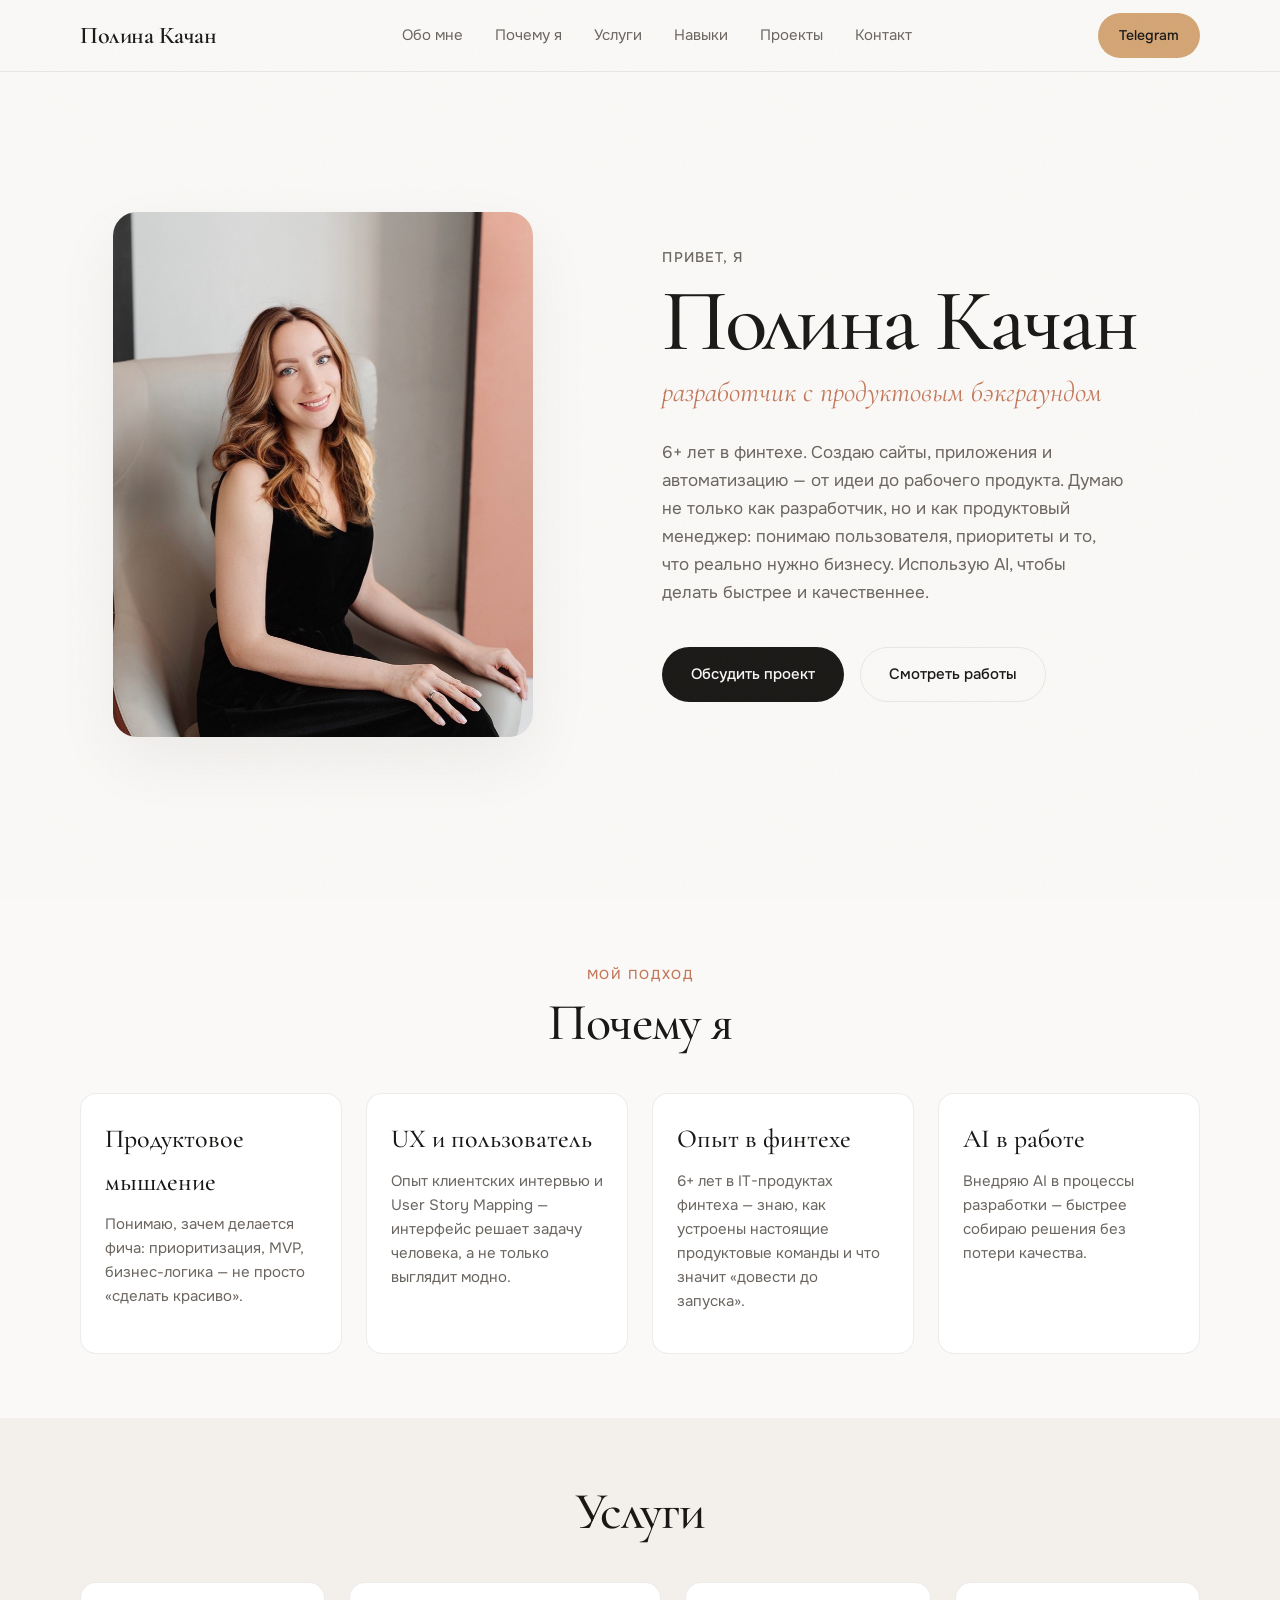
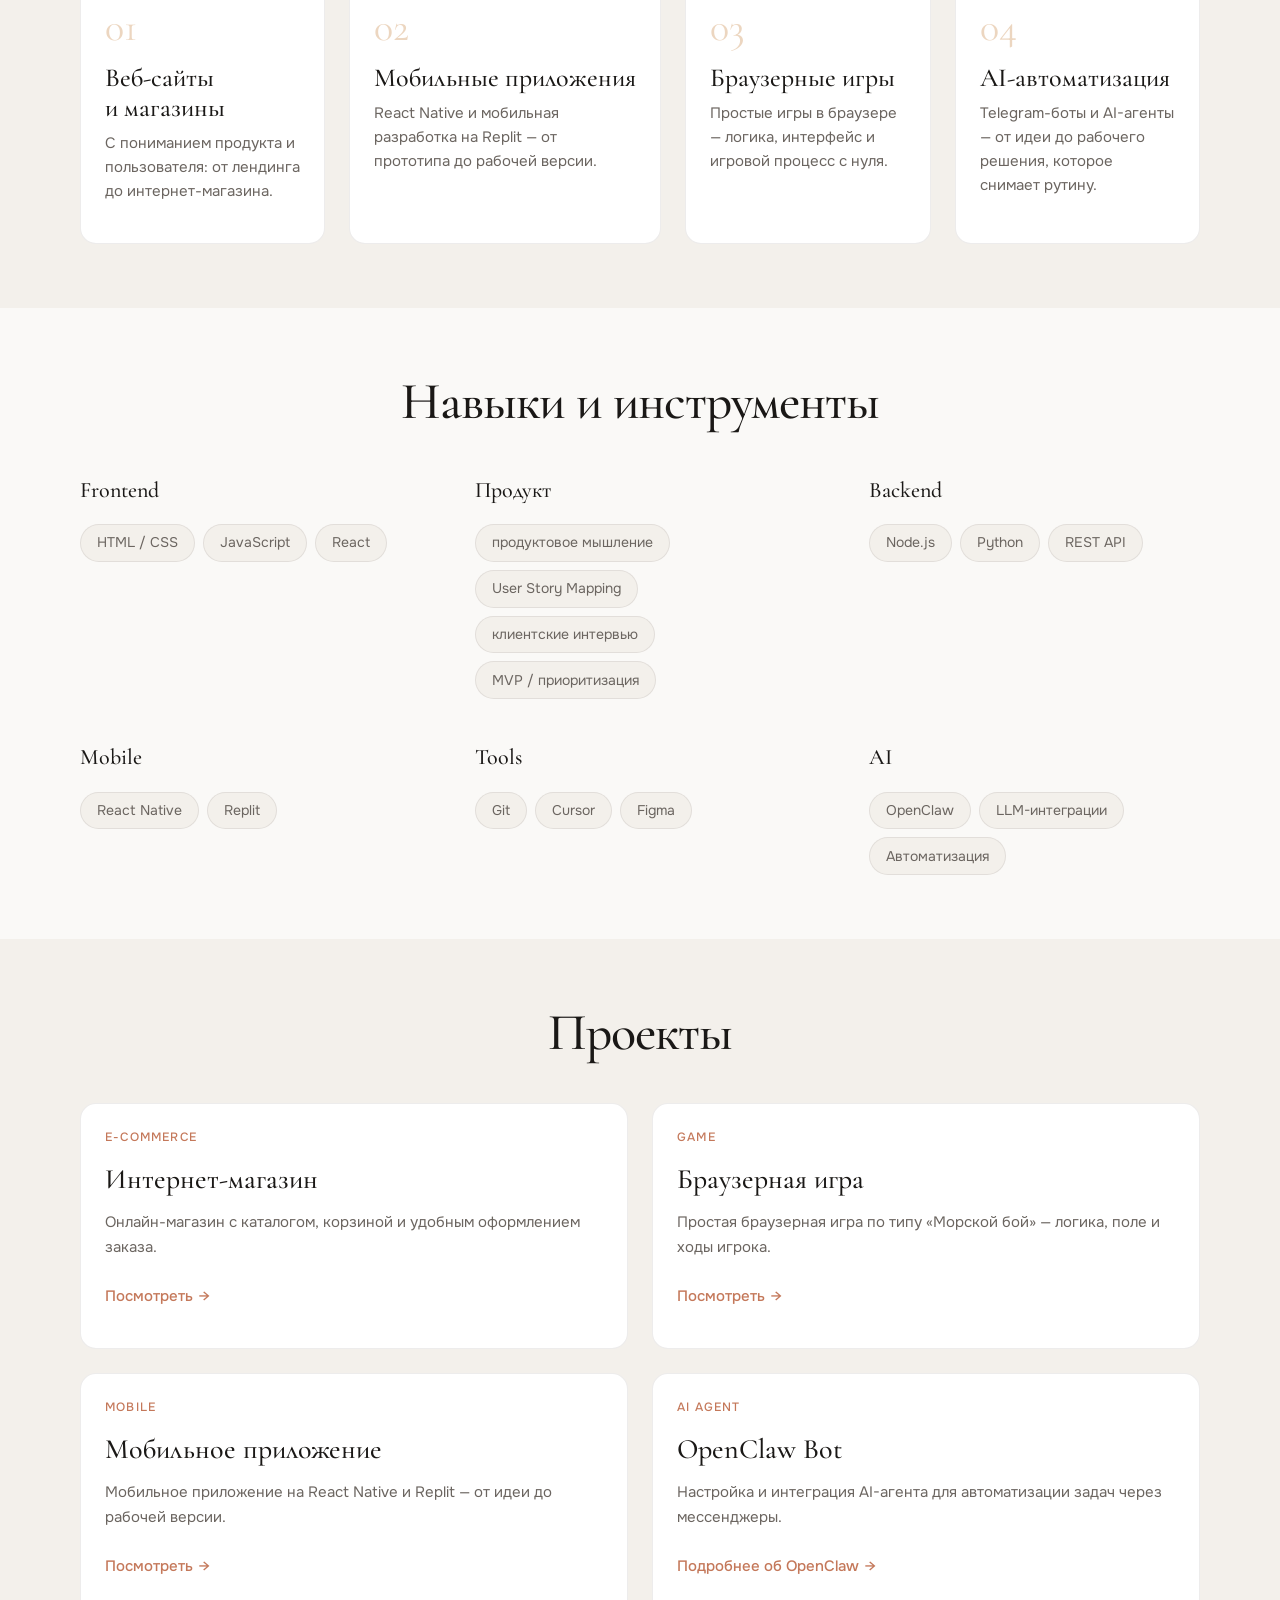
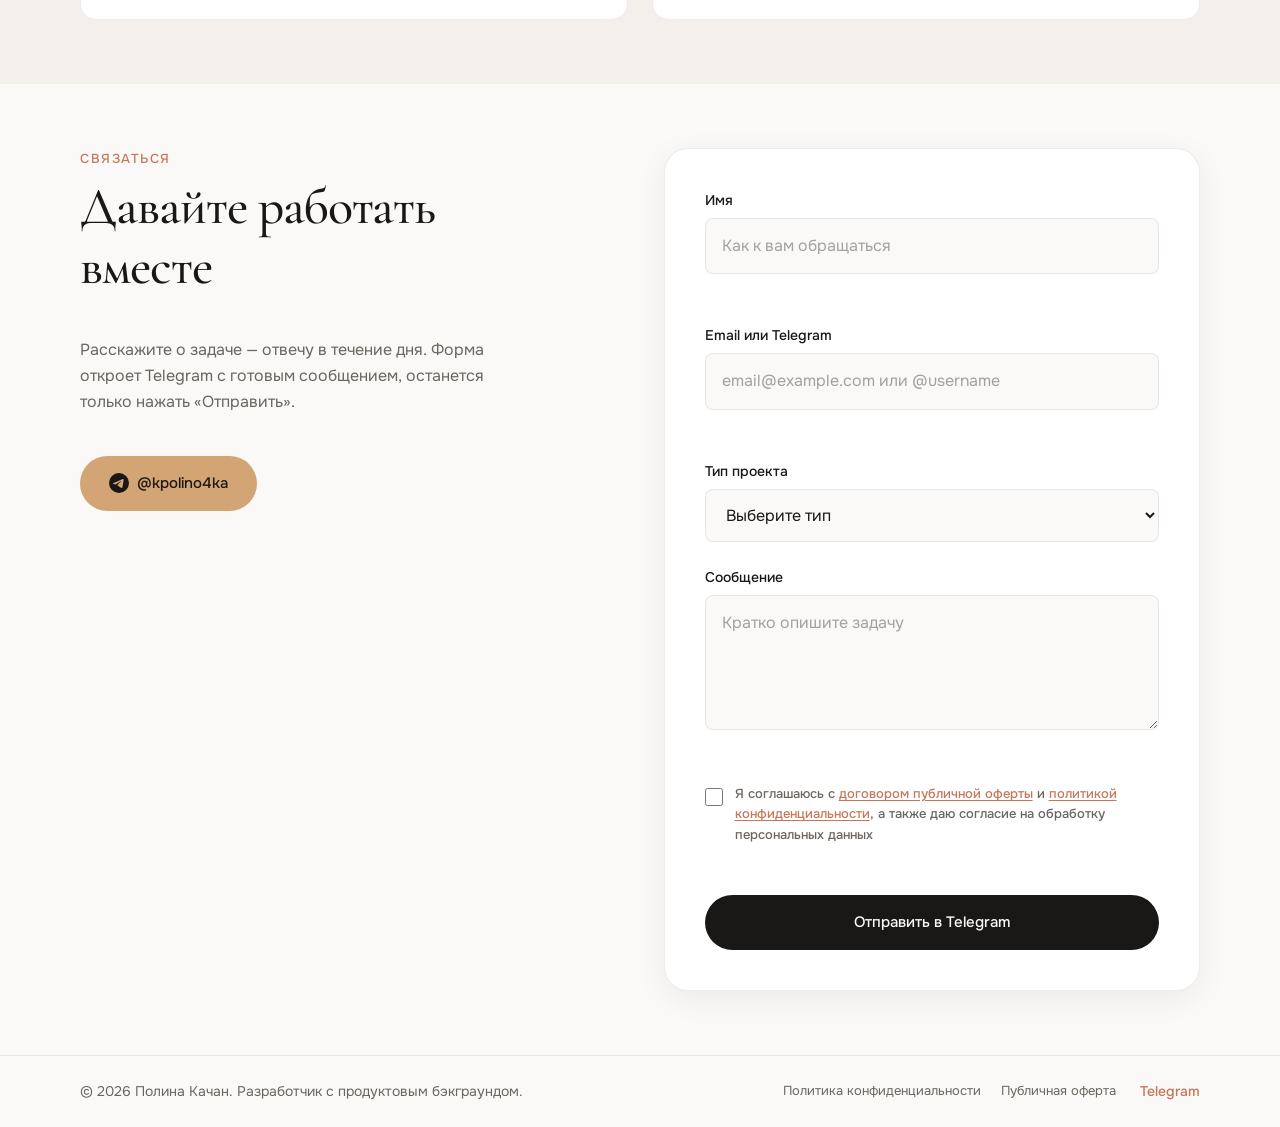
<file: index.html>
<!DOCTYPE html>
<html lang="ru">
<head>
  <meta charset="UTF-8">
  <meta name="viewport" content="width=device-width, initial-scale=1.0">
  <title>Полина Качан — разработчик с продуктовым бэкграундом</title>
  <meta name="description" content="Полина Качан — разработчик с продуктовым бэкграундом. Сайты, приложения и AI-автоматизация — от идеи до запуска.">
  <meta property="og:title" content="Полина Качан — разработчик с продуктовым бэкграундом">
  <meta property="og:description" content="Полина Качан — разработчик с продуктовым бэкграундом. Сайты, приложения и AI-автоматизация — от идеи до запуска.">
  <meta property="og:type" content="website">
  <meta property="og:image" content="assets/portrait.jpg">
  <meta property="og:locale" content="ru_RU">
  <link rel="preconnect" href="https://fonts.googleapis.com">
  <link rel="preconnect" href="https://fonts.gstatic.com" crossorigin>
  <link href="https://fonts.googleapis.com/css2?family=Cormorant+Garamond:ital,wght@0,400;0,500;0,600;1,400&family=Onest:wght@300;400;500&display=swap" rel="stylesheet">
  <link rel="stylesheet" href="css/styles.css">
</head>
<body>
  <a class="skip-link" href="#main">Перейти к содержимому</a>

  <header class="site-header" id="top">
    <nav class="nav" aria-label="Основная навигация">
      <a class="nav__logo" href="#top">Полина Качан</a>
      <ul class="nav__links">
        <li><a href="#about">Обо мне</a></li>
        <li><a href="#why">Почему я</a></li>
        <li><a href="#services">Услуги</a></li>
        <li><a href="#skills">Навыки</a></li>
        <li><a href="#projects">Проекты</a></li>
        <li><a href="#contact">Контакт</a></li>
      </ul>
      <a class="nav__cta btn btn--accent" href="https://t.me/kpolino4ka" target="_blank" rel="noopener noreferrer">Telegram</a>
      <button class="nav__toggle" type="button" aria-label="Открыть меню" aria-expanded="false" aria-controls="mobile-menu">
        <span></span>
        <span></span>
      </button>
    </nav>
    <div class="mobile-menu" id="mobile-menu" hidden>
      <ul>
        <li><a href="#about">Обо мне</a></li>
        <li><a href="#why">Почему я</a></li>
        <li><a href="#services">Услуги</a></li>
        <li><a href="#skills">Навыки</a></li>
        <li><a href="#projects">Проекты</a></li>
        <li><a href="#contact">Контакт</a></li>
        <li><a href="https://t.me/kpolino4ka" target="_blank" rel="noopener noreferrer">Telegram</a></li>
      </ul>
    </div>
  </header>

  <main id="main">
    <!-- EDIT: имя, роль и bio -->
    <section class="hero section" id="about" aria-labelledby="hero-title">
      <div class="hero__inner container">
        <div class="hero__photo reveal">
          <div class="hero__photo-frame">
            <img src="assets/portrait.jpg" alt="Полина Качан — разработчик с продуктовым бэкграундом" width="480" height="600" loading="eager">
          </div>
        </div>
        <div class="hero__content reveal">
          <p class="hero__eyebrow">Привет, я</p>
          <h1 class="hero__title" id="hero-title">Полина Качан</h1>
          <p class="hero__role">разработчик с продуктовым бэкграундом</p>
          <p class="hero__bio">
            6+ лет в финтехе. Создаю сайты, приложения и автоматизацию — от идеи до рабочего продукта.
            Думаю не только как разработчик, но и как продуктовый менеджер: понимаю пользователя,
            приоритеты и то, что реально нужно бизнесу. Использую AI, чтобы делать быстрее и качественнее.
          </p>
          <div class="hero__actions">
            <a class="btn btn--primary" href="#contact">Обсудить проект</a>
            <a class="btn btn--ghost" href="#projects">Смотреть работы</a>
          </div>
        </div>
      </div>
    </section>

    <section class="why section" id="why" aria-labelledby="why-title">
      <div class="container">
        <header class="section-header reveal">
          <p class="section-eyebrow">Мой подход</p>
          <h2 class="section-title" id="why-title">Почему я</h2>
        </header>
        <div class="why__grid">
          <article class="why-card reveal">
            <h3 class="why-card__title">Продуктовое мышление</h3>
            <p class="why-card__text">Понимаю, зачем делается фича: приоритизация, MVP, бизнес-логика — не просто «сделать красиво».</p>
          </article>
          <article class="why-card reveal">
            <h3 class="why-card__title">UX и пользователь</h3>
            <p class="why-card__text">Опыт клиентских интервью и User Story Mapping — интерфейс решает задачу человека, а не только выглядит модно.</p>
          </article>
          <article class="why-card reveal">
            <h3 class="why-card__title">Опыт в финтехе</h3>
            <p class="why-card__text">6+ лет в IT-продуктах финтеха — знаю, как устроены настоящие продуктовые команды и что значит «довести до запуска».</p>
          </article>
          <article class="why-card reveal">
            <h3 class="why-card__title">AI в работе</h3>
            <p class="why-card__text">Внедряю AI в процессы разработки — быстрее собираю решения без потери качества.</p>
          </article>
        </div>
      </div>
    </section>

    <!-- EDIT: описания услуг -->
    <section class="services section section--alt" id="services" aria-labelledby="services-title">
      <div class="container">
        <header class="section-header reveal">
          <h2 class="section-title" id="services-title">Услуги</h2>
        </header>
        <div class="services__grid">
          <article class="service-card reveal">
            <span class="service-card__num" aria-hidden="true">01</span>
            <h3 class="service-card__title">Веб-сайты и&nbsp;магазины</h3>
            <p class="service-card__text">С пониманием продукта и пользователя: от лендинга до интернет-магазина.</p>
          </article>
          <article class="service-card reveal">
            <span class="service-card__num" aria-hidden="true">02</span>
            <h3 class="service-card__title">Мобильные&nbsp;приложения</h3>
            <p class="service-card__text">React Native и мобильная разработка на Replit — от прототипа до рабочей версии.</p>
          </article>
          <article class="service-card reveal">
            <span class="service-card__num" aria-hidden="true">03</span>
            <h3 class="service-card__title">Браузерные игры</h3>
            <p class="service-card__text">Простые игры в браузере — логика, интерфейс и игровой процесс с нуля.</p>
          </article>
          <article class="service-card reveal">
            <span class="service-card__num" aria-hidden="true">04</span>
            <h3 class="service-card__title">AI-автоматизация</h3>
            <p class="service-card__text">Telegram-боты и AI-агенты — от идеи до рабочего решения, которое снимает рутину.</p>
          </article>
        </div>
      </div>
    </section>

    <!-- EDIT: навыки под ваш реальный стек -->
    <section class="skills section" id="skills" aria-labelledby="skills-title">
      <div class="container">
        <header class="section-header reveal">
          <h2 class="section-title" id="skills-title">Навыки и инструменты</h2>
        </header>
        <div class="skills__groups">
          <div class="skill-group reveal">
            <h3 class="skill-group__title">Frontend</h3>
            <ul class="skill-tags">
              <li>HTML / CSS</li>
              <li>JavaScript</li>
              <li>React</li>
            </ul>
          </div>
          <div class="skill-group reveal">
            <h3 class="skill-group__title">Продукт</h3>
            <ul class="skill-tags">
              <li>продуктовое мышление</li>
              <li>User Story Mapping</li>
              <li>клиентские интервью</li>
              <li>MVP / приоритизация</li>
            </ul>
          </div>
          <div class="skill-group reveal">
            <h3 class="skill-group__title">Backend</h3>
            <ul class="skill-tags">
              <li>Node.js</li>
              <li>Python</li>
              <li>REST API</li>
            </ul>
          </div>
          <div class="skill-group reveal">
            <h3 class="skill-group__title">Mobile</h3>
            <ul class="skill-tags">
              <li>React Native</li>
              <li>Replit</li>
            </ul>
          </div>
          <div class="skill-group reveal">
            <h3 class="skill-group__title">Tools</h3>
            <ul class="skill-tags">
              <li>Git</li>
              <li>Cursor</li>
              <li>Figma</li>
            </ul>
          </div>
          <div class="skill-group reveal">
            <h3 class="skill-group__title">AI</h3>
            <ul class="skill-tags">
              <li>OpenClaw</li>
              <li>LLM-интеграции</li>
              <li>Автоматизация</li>
            </ul>
          </div>
        </div>
      </div>
    </section>

    <!-- EDIT: ссылки на проекты -->
    <section class="projects section section--alt" id="projects" aria-labelledby="projects-title">
      <div class="container">
        <header class="section-header reveal">
          <h2 class="section-title" id="projects-title">Проекты</h2>
        </header>
        <div class="projects__grid">
          <article class="project-card reveal">
            <p class="project-card__type">E-commerce</p>
            <h3 class="project-card__title">Интернет-магазин</h3>
            <p class="project-card__text">Онлайн-магазин с каталогом, корзиной и удобным оформлением заказа.</p>
            <a class="project-card__link" href="https://boomba-party.lovable.app" target="_blank" rel="noopener noreferrer">
              Посмотреть
              <span aria-hidden="true">→</span>
            </a>
          </article>
          <article class="project-card reveal">
            <p class="project-card__type">Game</p>
            <h3 class="project-card__title">Браузерная игра</h3>
            <p class="project-card__text">Простая браузерная игра по типу «Морской бой» — логика, поле и ходы игрока.</p>
            <a class="project-card__link" href="https://polinagkachan.github.io/Sea-Hunt-Play/" target="_blank" rel="noopener noreferrer">
              Посмотреть
              <span aria-hidden="true">→</span>
            </a>
          </article>
          <article class="project-card reveal">
            <p class="project-card__type">Mobile</p>
            <h3 class="project-card__title">Мобильное приложение</h3>
            <p class="project-card__text">Мобильное приложение на React Native и Replit — от идеи до рабочей версии.</p>
            <a class="project-card__link" href="https://home-adventure-quest.replit.app/" target="_blank" rel="noopener noreferrer">
              Посмотреть
              <span aria-hidden="true">→</span>
            </a>
          </article>
          <article class="project-card reveal">
            <p class="project-card__type">AI Agent</p>
            <h3 class="project-card__title">OpenClaw Bot</h3>
            <p class="project-card__text">Настройка и интеграция AI-агента для автоматизации задач через мессенджеры.</p>
            <a class="project-card__link" href="https://timeweb.cloud" target="_blank" rel="noopener noreferrer">
              Подробнее об OpenClaw
              <span aria-hidden="true">→</span>
            </a>
          </article>
        </div>
      </div>
    </section>

    <!-- Telegram: @kpolino4ka -->
    <section class="contact section" id="contact" aria-labelledby="contact-title">
      <div class="container contact__inner">
        <div class="contact__info reveal">
          <header class="section-header section-header--left">
            <p class="section-eyebrow">Связаться</p>
            <h2 class="section-title" id="contact-title">Давайте работать вместе</h2>
          </header>
          <p class="contact__text">
            Расскажите о задаче — отвечу в течение дня. Форма откроет Telegram с готовым сообщением, останется только нажать «Отправить».
          </p>
          <a class="btn btn--accent btn--telegram" href="https://t.me/kpolino4ka" target="_blank" rel="noopener noreferrer">
            <svg width="20" height="20" viewBox="0 0 24 24" fill="currentColor" aria-hidden="true">
              <path d="M11.944 0A12 12 0 0 0 0 12a12 12 0 0 0 12 12 12 12 0 0 0 12-12A12 12 0 0 0 12 0a12 12 0 0 0-.056 0zm4.962 7.224c.1-.002.321.023.465.14a.506.506 0 0 1 .171.325c.016.093.036.306.02.472-.18 1.898-.962 6.502-1.36 8.627-.168.9-.499 1.201-.82 1.23-.696.065-1.225-.46-1.9-.902-1.056-.693-1.653-1.124-2.678-1.8-1.185-.78-.417-1.21.258-1.91.177-.184 3.247-2.977 3.307-3.23.007-.032.014-.15-.056-.212s-.174-.041-.249-.024c-.106.024-1.793 1.14-5.061 3.345-.48.33-.913.49-1.302.48-.428-.008-1.252-.241-1.865-.44-.752-.245-1.349-.374-1.297-.789.027-.216.325-.437.893-.663 3.498-1.524 5.83-2.529 6.998-3.014 3.332-1.386 4.025-1.627 4.476-1.635z"/>
            </svg>
            @kpolino4ka
          </a>
        </div>

        <div class="contact__form-wrap reveal">
          <form class="contact-form" id="contact-form" novalidate>
            <div class="form-group">
              <label for="name">Имя</label>
              <input type="text" id="name" name="name" required autocomplete="name" placeholder="Как к вам обращаться">
              <span class="form-error" id="name-error" role="alert"></span>
            </div>
            <div class="form-group">
              <label for="contact">Email или Telegram</label>
              <input type="text" id="contact-field" name="contact" required placeholder="email@example.com или @username">
              <span class="form-error" id="contact-error" role="alert"></span>
            </div>
            <div class="form-group">
              <label for="project-type">Тип проекта</label>
              <select id="project-type" name="project-type">
                <option value="">Выберите тип</option>
                <option value="web">Веб-сайт / магазин</option>
                <option value="mobile">Мобильное приложение</option>
                <option value="game">Браузерная игра</option>
                <option value="bot">Бот / автоматизация</option>
                <option value="other">Другое</option>
              </select>
            </div>
            <div class="form-group">
              <label for="message">Сообщение</label>
              <textarea id="message" name="message" rows="4" required placeholder="Кратко опишите задачу"></textarea>
              <span class="form-error" id="message-error" role="alert"></span>
            </div>
            <div class="form-group form-group--consent">
              <label class="form-consent">
                <input type="checkbox" id="consent" name="consent" required>
                <span class="form-consent__text">
                  Я соглашаюсь с <a href="offer.html" target="_blank" rel="noopener noreferrer">договором публичной оферты</a>
                  и <a href="privacy.html" target="_blank" rel="noopener noreferrer">политикой конфиденциальности</a>,
                  а также даю согласие на обработку персональных данных
                </span>
              </label>
              <span class="form-error" id="consent-error" role="alert"></span>
            </div>
            <button class="btn btn--primary btn--full" type="submit">Отправить в Telegram</button>
          </form>
          <div class="form-success" id="form-success" hidden>
            <p class="form-success__title">Почти готово!</p>
            <p class="form-success__text">Откроется Telegram — нажмите «Отправить», чтобы доставить заявку.</p>
            <button class="btn btn--ghost" type="button" id="form-reset">Отправить ещё</button>
          </div>
        </div>
      </div>
    </section>
  </main>

  <footer class="footer">
    <div class="container footer__inner">
      <p class="footer__copy">&copy; <span id="year"></span> Полина Качан. Разработчик с продуктовым бэкграундом.</p>
      <div class="footer__links">
        <nav class="footer__legal" aria-label="Юридические документы">
          <a href="privacy.html">Политика конфиденциальности</a>
          <a href="offer.html">Публичная оферта</a>
        </nav>
        <a class="footer__link" href="https://t.me/kpolino4ka" target="_blank" rel="noopener noreferrer">Telegram</a>
      </div>
    </div>
  </footer>

  <script src="js/main.js"></script>
</body>
</html>
</file>
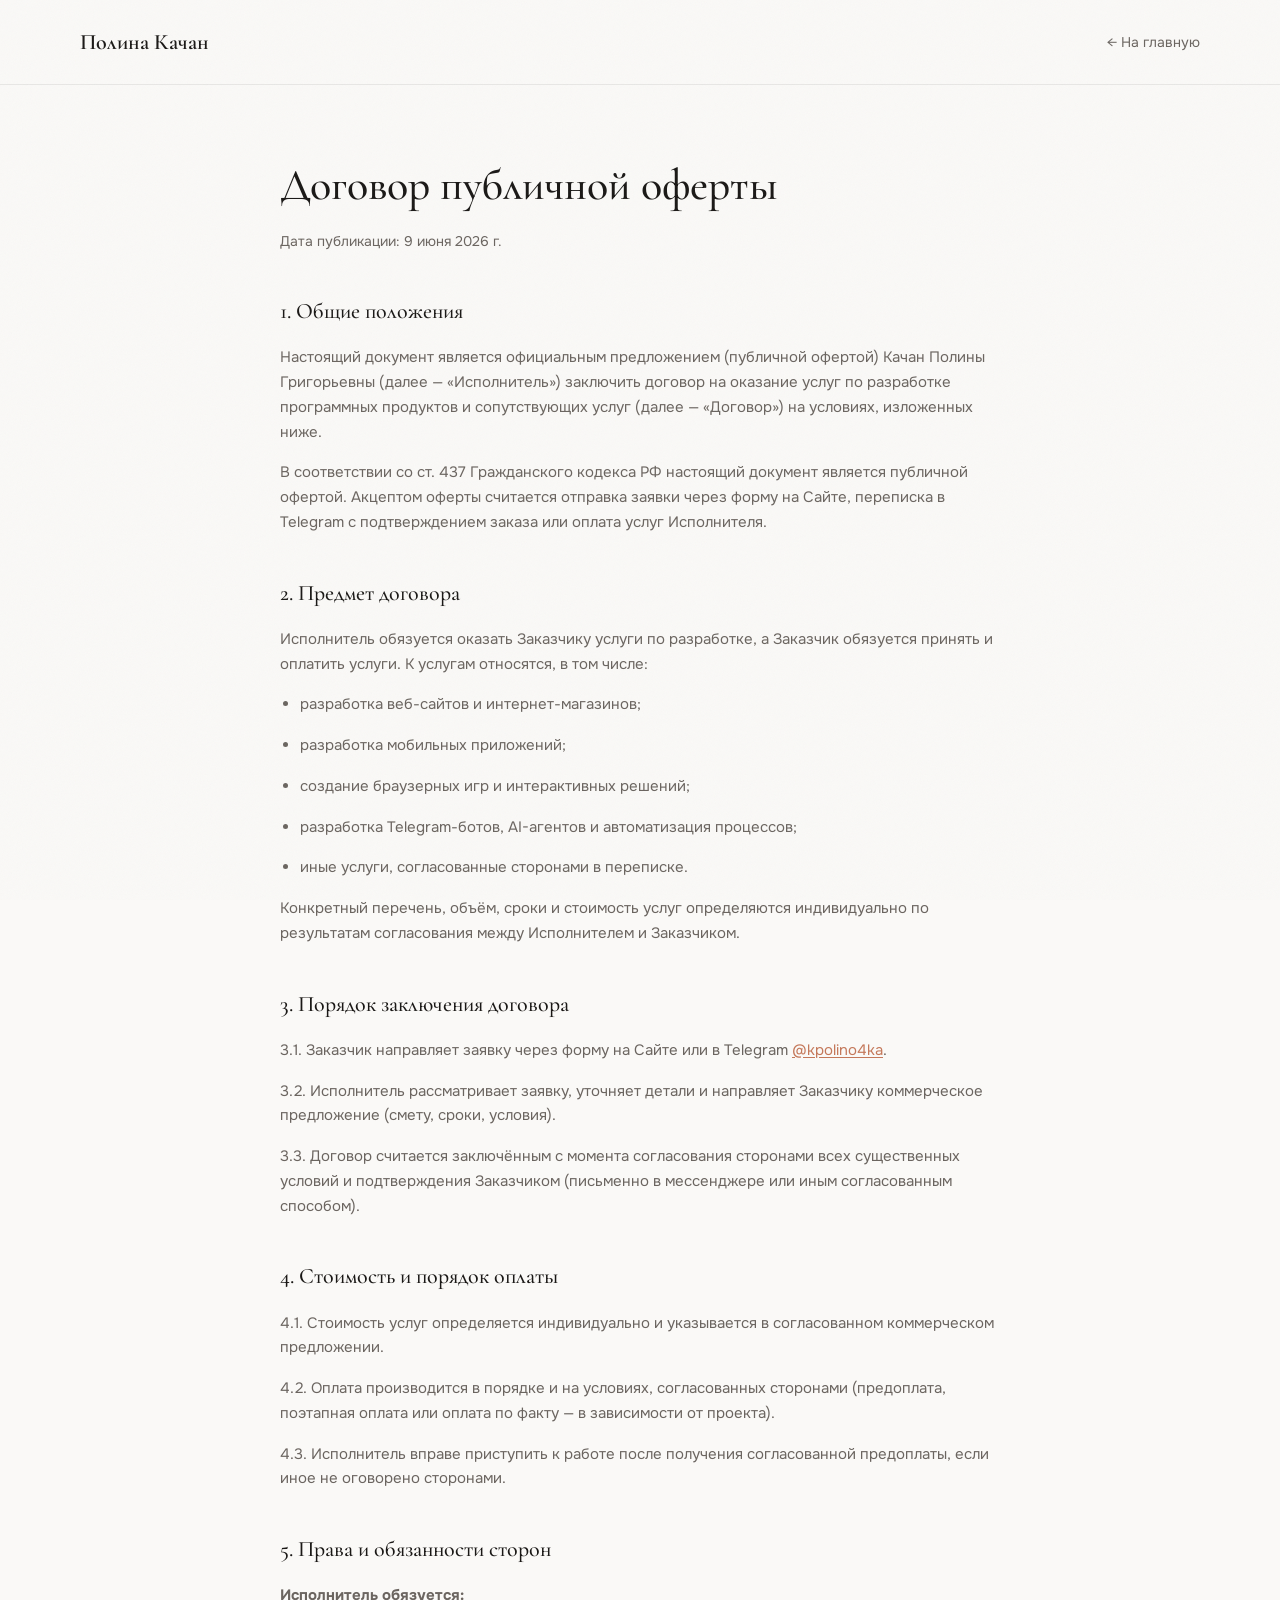
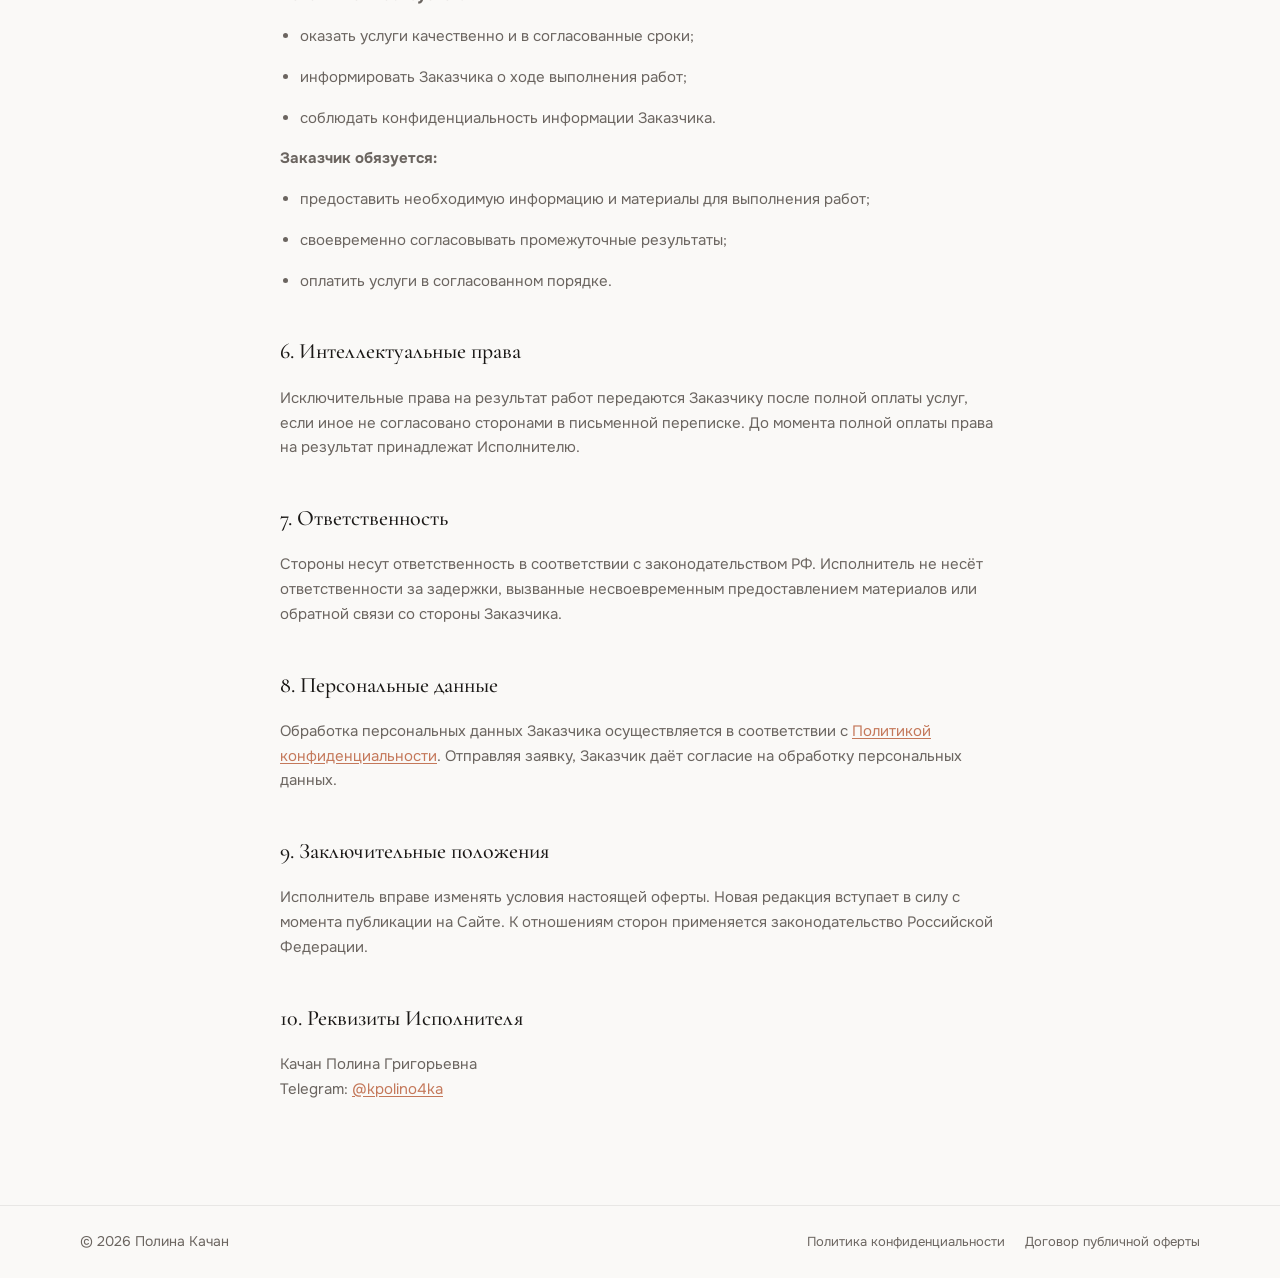
<file: offer.html>
<!DOCTYPE html>
<html lang="ru">
<head>
  <meta charset="UTF-8">
  <meta name="viewport" content="width=device-width, initial-scale=1.0">
  <title>Договор публичной оферты — Полина Качан</title>
  <meta name="description" content="Договор публичной оферты на оказание услуг разработки.">
  <link rel="preconnect" href="https://fonts.googleapis.com">
  <link rel="preconnect" href="https://fonts.gstatic.com" crossorigin>
  <link href="https://fonts.googleapis.com/css2?family=Cormorant+Garamond:ital,wght@0,400;0,500;0,600&family=Onest:wght@300;400;500&display=swap" rel="stylesheet">
  <link rel="stylesheet" href="css/styles.css">
</head>
<body class="legal-page">
  <header class="legal-header">
    <div class="container legal-header__inner">
      <a class="legal-header__logo" href="index.html">Полина Качан</a>
      <a class="legal-header__back" href="index.html">← На главную</a>
    </div>
  </header>

  <main class="legal-content container">
    <h1 class="legal-content__title">Договор публичной оферты</h1>
    <p class="legal-content__updated">Дата публикации: 9 июня 2026 г.</p>

    <section class="legal-section">
      <h2>1. Общие положения</h2>
      <p>Настоящий документ является официальным предложением (публичной офертой) Качан Полины Григорьевны (далее — «Исполнитель») заключить договор на оказание услуг по разработке программных продуктов и сопутствующих услуг (далее — «Договор») на условиях, изложенных ниже.</p>
      <p>В соответствии со ст. 437 Гражданского кодекса РФ настоящий документ является публичной офертой. Акцептом оферты считается отправка заявки через форму на Сайте, переписка в Telegram с подтверждением заказа или оплата услуг Исполнителя.</p>
    </section>

    <section class="legal-section">
      <h2>2. Предмет договора</h2>
      <p>Исполнитель обязуется оказать Заказчику услуги по разработке, а Заказчик обязуется принять и оплатить услуги. К услугам относятся, в том числе:</p>
      <ul>
        <li>разработка веб-сайтов и интернет-магазинов;</li>
        <li>разработка мобильных приложений;</li>
        <li>создание браузерных игр и интерактивных решений;</li>
        <li>разработка Telegram-ботов, AI-агентов и автоматизация процессов;</li>
        <li>иные услуги, согласованные сторонами в переписке.</li>
      </ul>
      <p>Конкретный перечень, объём, сроки и стоимость услуг определяются индивидуально по результатам согласования между Исполнителем и Заказчиком.</p>
    </section>

    <section class="legal-section">
      <h2>3. Порядок заключения договора</h2>
      <p>3.1. Заказчик направляет заявку через форму на Сайте или в Telegram <a href="https://t.me/kpolino4ka">@kpolino4ka</a>.</p>
      <p>3.2. Исполнитель рассматривает заявку, уточняет детали и направляет Заказчику коммерческое предложение (смету, сроки, условия).</p>
      <p>3.3. Договор считается заключённым с момента согласования сторонами всех существенных условий и подтверждения Заказчиком (письменно в мессенджере или иным согласованным способом).</p>
    </section>

    <section class="legal-section">
      <h2>4. Стоимость и порядок оплаты</h2>
      <p>4.1. Стоимость услуг определяется индивидуально и указывается в согласованном коммерческом предложении.</p>
      <p>4.2. Оплата производится в порядке и на условиях, согласованных сторонами (предоплата, поэтапная оплата или оплата по факту — в зависимости от проекта).</p>
      <p>4.3. Исполнитель вправе приступить к работе после получения согласованной предоплаты, если иное не оговорено сторонами.</p>
    </section>

    <section class="legal-section">
      <h2>5. Права и обязанности сторон</h2>
      <p><strong>Исполнитель обязуется:</strong></p>
      <ul>
        <li>оказать услуги качественно и в согласованные сроки;</li>
        <li>информировать Заказчика о ходе выполнения работ;</li>
        <li>соблюдать конфиденциальность информации Заказчика.</li>
      </ul>
      <p><strong>Заказчик обязуется:</strong></p>
      <ul>
        <li>предоставить необходимую информацию и материалы для выполнения работ;</li>
        <li>своевременно согласовывать промежуточные результаты;</li>
        <li>оплатить услуги в согласованном порядке.</li>
      </ul>
    </section>

    <section class="legal-section">
      <h2>6. Интеллектуальные права</h2>
      <p>Исключительные права на результат работ передаются Заказчику после полной оплаты услуг, если иное не согласовано сторонами в письменной переписке. До момента полной оплаты права на результат принадлежат Исполнителю.</p>
    </section>

    <section class="legal-section">
      <h2>7. Ответственность</h2>
      <p>Стороны несут ответственность в соответствии с законодательством РФ. Исполнитель не несёт ответственности за задержки, вызванные несвоевременным предоставлением материалов или обратной связи со стороны Заказчика.</p>
    </section>

    <section class="legal-section">
      <h2>8. Персональные данные</h2>
      <p>Обработка персональных данных Заказчика осуществляется в соответствии с <a href="privacy.html">Политикой конфиденциальности</a>. Отправляя заявку, Заказчик даёт согласие на обработку персональных данных.</p>
    </section>

    <section class="legal-section">
      <h2>9. Заключительные положения</h2>
      <p>Исполнитель вправе изменять условия настоящей оферты. Новая редакция вступает в силу с момента публикации на Сайте. К отношениям сторон применяется законодательство Российской Федерации.</p>
    </section>

    <section class="legal-section">
      <h2>10. Реквизиты Исполнителя</h2>
      <p>Качан Полина Григорьевна<br>Telegram: <a href="https://t.me/kpolino4ka">@kpolino4ka</a></p>
    </section>
  </main>

  <footer class="footer">
    <div class="container footer__inner footer__inner--legal">
      <p class="footer__copy">&copy; <span id="year"></span> Полина Качан</p>
      <nav class="footer__legal" aria-label="Юридические документы">
        <a href="privacy.html">Политика конфиденциальности</a>
        <a href="offer.html">Договор публичной оферты</a>
      </nav>
    </div>
  </footer>

  <script src="js/main.js"></script>
</body>
</html>
</file>
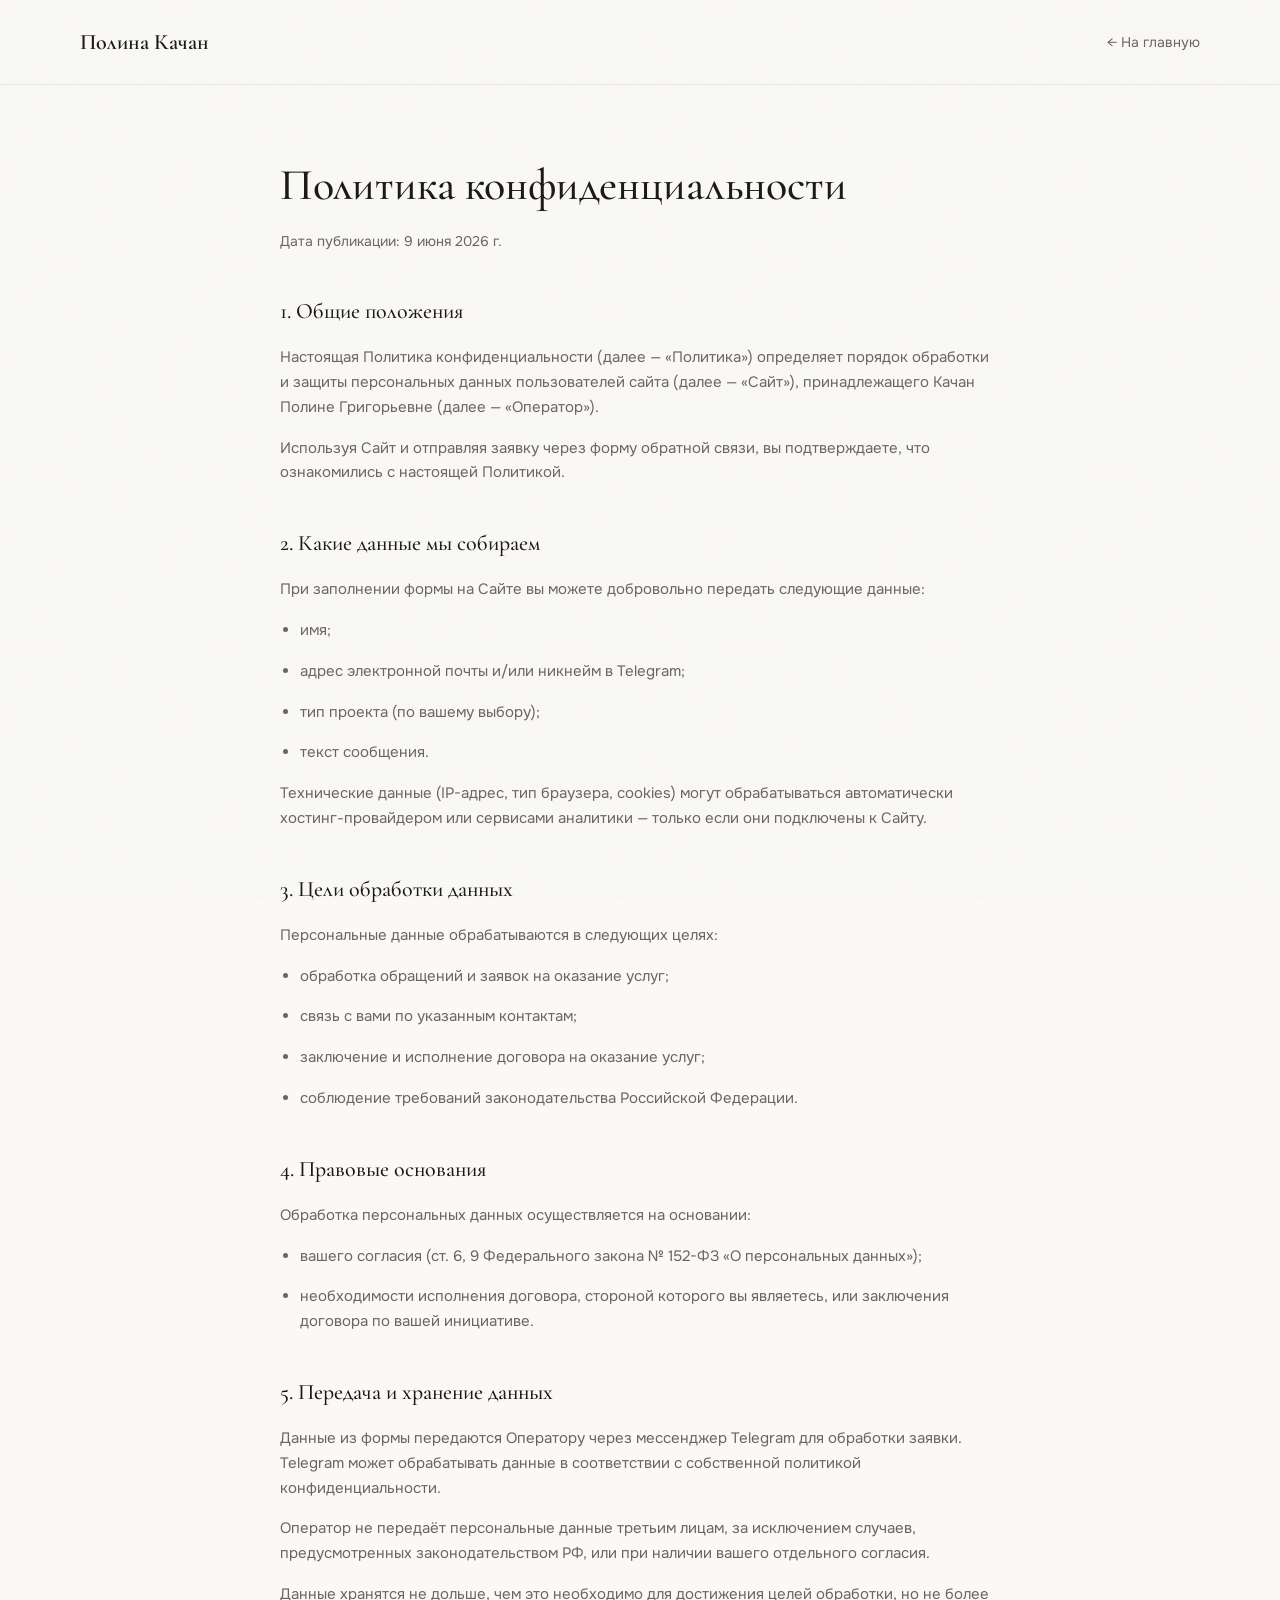
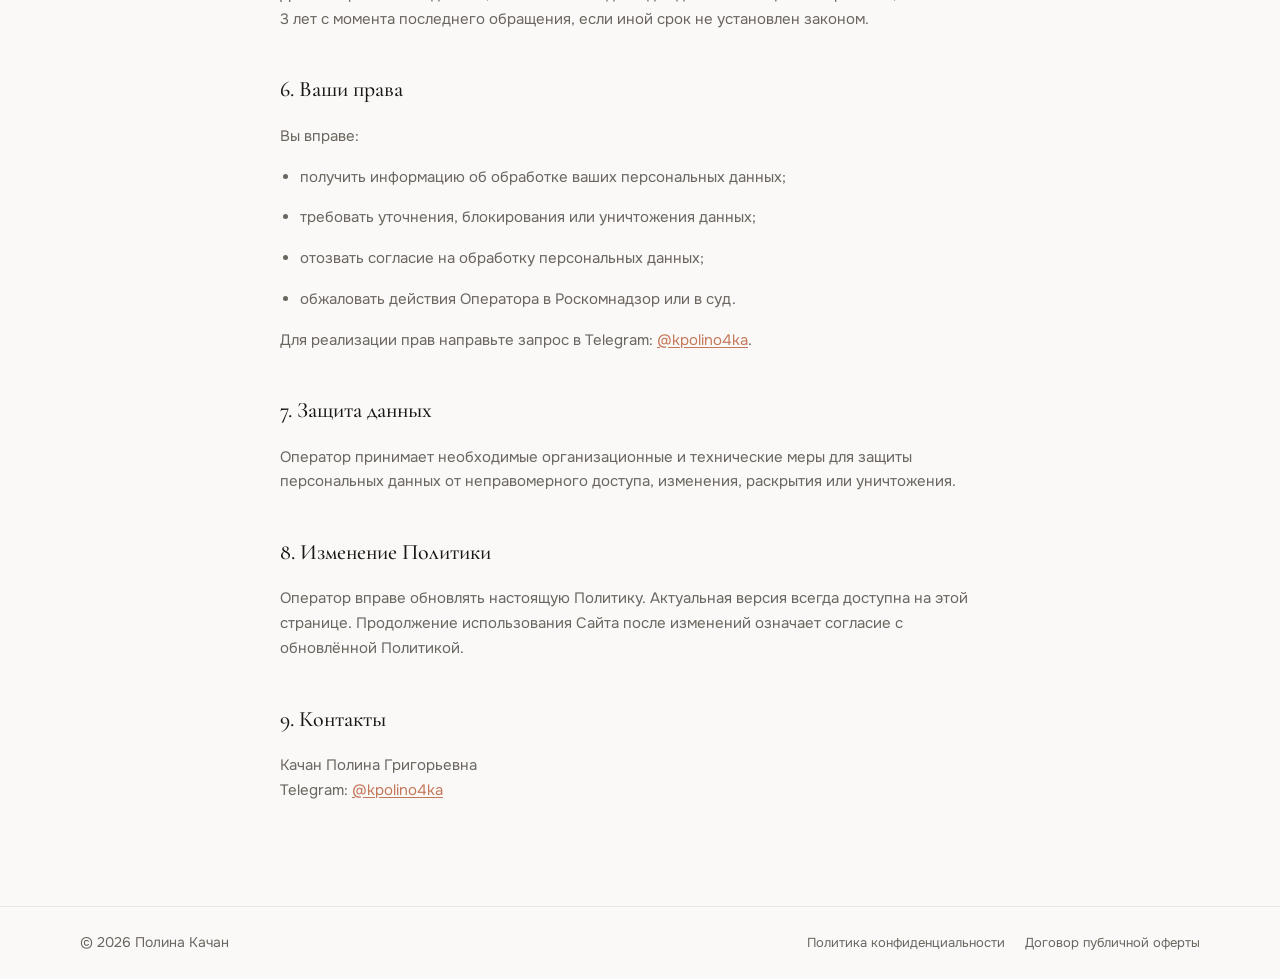
<file: privacy.html>
<!DOCTYPE html>
<html lang="ru">
<head>
  <meta charset="UTF-8">
  <meta name="viewport" content="width=device-width, initial-scale=1.0">
  <title>Политика конфиденциальности — Полина Качан</title>
  <meta name="description" content="Политика конфиденциальности сайта Полины Качан.">
  <link rel="preconnect" href="https://fonts.googleapis.com">
  <link rel="preconnect" href="https://fonts.gstatic.com" crossorigin>
  <link href="https://fonts.googleapis.com/css2?family=Cormorant+Garamond:ital,wght@0,400;0,500;0,600&family=Onest:wght@300;400;500&display=swap" rel="stylesheet">
  <link rel="stylesheet" href="css/styles.css">
</head>
<body class="legal-page">
  <header class="legal-header">
    <div class="container legal-header__inner">
      <a class="legal-header__logo" href="index.html">Полина Качан</a>
      <a class="legal-header__back" href="index.html">← На главную</a>
    </div>
  </header>

  <main class="legal-content container">
    <h1 class="legal-content__title">Политика конфиденциальности</h1>
    <p class="legal-content__updated">Дата публикации: 9 июня 2026 г.</p>

    <section class="legal-section">
      <h2>1. Общие положения</h2>
      <p>Настоящая Политика конфиденциальности (далее — «Политика») определяет порядок обработки и защиты персональных данных пользователей сайта (далее — «Сайт»), принадлежащего Качан Полине Григорьевне (далее — «Оператор»).</p>
      <p>Используя Сайт и отправляя заявку через форму обратной связи, вы подтверждаете, что ознакомились с настоящей Политикой.</p>
    </section>

    <section class="legal-section">
      <h2>2. Какие данные мы собираем</h2>
      <p>При заполнении формы на Сайте вы можете добровольно передать следующие данные:</p>
      <ul>
        <li>имя;</li>
        <li>адрес электронной почты и/или никнейм в Telegram;</li>
        <li>тип проекта (по вашему выбору);</li>
        <li>текст сообщения.</li>
      </ul>
      <p>Технические данные (IP-адрес, тип браузера, cookies) могут обрабатываться автоматически хостинг-провайдером или сервисами аналитики — только если они подключены к Сайту.</p>
    </section>

    <section class="legal-section">
      <h2>3. Цели обработки данных</h2>
      <p>Персональные данные обрабатываются в следующих целях:</p>
      <ul>
        <li>обработка обращений и заявок на оказание услуг;</li>
        <li>связь с вами по указанным контактам;</li>
        <li>заключение и исполнение договора на оказание услуг;</li>
        <li>соблюдение требований законодательства Российской Федерации.</li>
      </ul>
    </section>

    <section class="legal-section">
      <h2>4. Правовые основания</h2>
      <p>Обработка персональных данных осуществляется на основании:</p>
      <ul>
        <li>вашего согласия (ст. 6, 9 Федерального закона № 152-ФЗ «О персональных данных»);</li>
        <li>необходимости исполнения договора, стороной которого вы являетесь, или заключения договора по вашей инициативе.</li>
      </ul>
    </section>

    <section class="legal-section">
      <h2>5. Передача и хранение данных</h2>
      <p>Данные из формы передаются Оператору через мессенджер Telegram для обработки заявки. Telegram может обрабатывать данные в соответствии с собственной политикой конфиденциальности.</p>
      <p>Оператор не передаёт персональные данные третьим лицам, за исключением случаев, предусмотренных законодательством РФ, или при наличии вашего отдельного согласия.</p>
      <p>Данные хранятся не дольше, чем это необходимо для достижения целей обработки, но не более 3 лет с момента последнего обращения, если иной срок не установлен законом.</p>
    </section>

    <section class="legal-section">
      <h2>6. Ваши права</h2>
      <p>Вы вправе:</p>
      <ul>
        <li>получить информацию об обработке ваших персональных данных;</li>
        <li>требовать уточнения, блокирования или уничтожения данных;</li>
        <li>отозвать согласие на обработку персональных данных;</li>
        <li>обжаловать действия Оператора в Роскомнадзор или в суд.</li>
      </ul>
      <p>Для реализации прав направьте запрос в Telegram: <a href="https://t.me/kpolino4ka">@kpolino4ka</a>.</p>
    </section>

    <section class="legal-section">
      <h2>7. Защита данных</h2>
      <p>Оператор принимает необходимые организационные и технические меры для защиты персональных данных от неправомерного доступа, изменения, раскрытия или уничтожения.</p>
    </section>

    <section class="legal-section">
      <h2>8. Изменение Политики</h2>
      <p>Оператор вправе обновлять настоящую Политику. Актуальная версия всегда доступна на этой странице. Продолжение использования Сайта после изменений означает согласие с обновлённой Политикой.</p>
    </section>

    <section class="legal-section">
      <h2>9. Контакты</h2>
      <p>Качан Полина Григорьевна<br>Telegram: <a href="https://t.me/kpolino4ka">@kpolino4ka</a></p>
    </section>
  </main>

  <footer class="footer">
    <div class="container footer__inner footer__inner--legal">
      <p class="footer__copy">&copy; <span id="year"></span> Полина Качан</p>
      <nav class="footer__legal" aria-label="Юридические документы">
        <a href="privacy.html">Политика конфиденциальности</a>
        <a href="offer.html">Договор публичной оферты</a>
      </nav>
    </div>
  </footer>

  <script src="js/main.js"></script>
</body>
</html>
</file>
<file: css/styles.css>
/* ===== Variables ===== */
:root {
  --color-bg: #FAF9F7;
  --color-bg-alt: #F3F0EB;
  --color-surface: #FFFFFF;
  --color-text: #1A1816;
  --color-text-muted: #6B6560;
  --color-accent: #D4A574;
  --color-accent-deep: #C4785A;
  --color-accent-soft: rgba(212, 165, 116, 0.18);
  --color-border: rgba(26, 24, 22, 0.08);
  --color-shadow: rgba(26, 24, 22, 0.06);

  --font-display: "Cormorant Garamond", Georgia, serif;
  --font-body: "Onest", system-ui, sans-serif;

  --space-xs: 0.5rem;
  --space-sm: 1rem;
  --space-md: 1.5rem;
  --space-lg: 2.5rem;
  --space-xl: 4rem;
  --space-2xl: 6rem;

  --radius-sm: 8px;
  --radius-md: 16px;
  --radius-lg: 24px;

  --transition: 0.35s cubic-bezier(0.22, 1, 0.36, 1);
  --header-height: 72px;
}

/* ===== Reset & Base ===== */
*,
*::before,
*::after {
  box-sizing: border-box;
  margin: 0;
  padding: 0;
}

html {
  scroll-behavior: smooth;
  scroll-padding-top: var(--header-height);
}

body {
  font-family: var(--font-body);
  font-weight: 400;
  font-size: 1rem;
  line-height: 1.65;
  color: var(--color-text);
  background-color: var(--color-bg);
  -webkit-font-smoothing: antialiased;
  position: relative;
}

body::before {
  content: "";
  position: fixed;
  inset: 0;
  pointer-events: none;
  z-index: 9999;
  opacity: 0.035;
  background-image: url("data:image/svg+xml,%3Csvg viewBox='0 0 256 256' xmlns='http://www.w3.org/2000/svg'%3E%3Cfilter id='n'%3E%3CfeTurbulence type='fractalNoise' baseFrequency='0.85' numOctaves='4' stitchTiles='stitch'/%3E%3C/filter%3E%3Crect width='100%25' height='100%25' filter='url(%23n)'/%3E%3C/svg%3E");
  background-repeat: repeat;
  background-size: 180px;
}

img {
  display: block;
  max-width: 100%;
  height: auto;
}

a {
  color: inherit;
  text-decoration: none;
}

ul {
  list-style: none;
}

button,
input,
select,
textarea {
  font: inherit;
  color: inherit;
}

/* ===== Utilities ===== */
.container {
  width: min(1120px, calc(100% - 2.5rem));
  margin-inline: auto;
}

.skip-link {
  position: absolute;
  top: -100%;
  left: 1rem;
  z-index: 10000;
  padding: 0.75rem 1.25rem;
  background: var(--color-text);
  color: var(--color-bg);
  border-radius: var(--radius-sm);
  transition: top var(--transition);
}

.skip-link:focus {
  top: 1rem;
}

.section {
  padding-block: var(--space-xl);
}

.section--alt {
  background-color: var(--color-bg-alt);
}

.section-header {
  text-align: center;
  margin-bottom: var(--space-lg);
}

.section-header--left {
  text-align: left;
}

.section-eyebrow {
  font-size: 0.8125rem;
  font-weight: 500;
  letter-spacing: 0.12em;
  text-transform: uppercase;
  color: var(--color-accent-deep);
  margin-bottom: var(--space-xs);
}

.section-title {
  font-family: var(--font-display);
  font-size: clamp(2.25rem, 5vw, 3.25rem);
  font-weight: 500;
  line-height: 1.15;
  letter-spacing: -0.02em;
}

/* ===== Buttons ===== */
.btn {
  display: inline-flex;
  align-items: center;
  justify-content: center;
  gap: 0.5rem;
  padding: 0.875rem 1.75rem;
  font-size: 0.9375rem;
  font-weight: 500;
  border-radius: 100px;
  border: 1.5px solid transparent;
  cursor: pointer;
  transition: background var(--transition), color var(--transition), border-color var(--transition), transform 0.2s ease;
}

.btn:hover {
  transform: translateY(-1px);
}

.btn--primary {
  background: var(--color-text);
  color: var(--color-bg);
}

.btn--primary:hover {
  background: #2e2a27;
}

.btn--accent {
  background: var(--color-accent);
  color: var(--color-text);
}

.btn--accent:hover {
  background: var(--color-accent-deep);
  color: var(--color-bg);
}

.btn--ghost {
  background: transparent;
  border-color: var(--color-border);
  color: var(--color-text);
}

.btn--ghost:hover {
  border-color: var(--color-accent);
  color: var(--color-accent-deep);
}

.btn--full {
  width: 100%;
}

.btn--telegram svg {
  flex-shrink: 0;
}

/* ===== Header & Nav ===== */
.site-header {
  position: sticky;
  top: 0;
  z-index: 1000;
  height: var(--header-height);
  background: rgba(250, 249, 247, 0.88);
  backdrop-filter: blur(12px);
  border-bottom: 1px solid var(--color-border);
}

.nav {
  display: flex;
  align-items: center;
  justify-content: space-between;
  height: 100%;
  width: min(1120px, calc(100% - 2.5rem));
  margin-inline: auto;
}

.nav__logo {
  font-family: var(--font-display);
  font-size: 1.5rem;
  font-weight: 600;
  letter-spacing: -0.02em;
}

.nav__links {
  display: none;
  gap: 2rem;
}

.nav__links a {
  font-size: 0.9375rem;
  color: var(--color-text-muted);
  transition: color var(--transition);
}

.nav__links a:hover {
  color: var(--color-text);
}

.nav__cta {
  display: none;
  padding: 0.625rem 1.25rem;
  font-size: 0.875rem;
}

.nav__toggle {
  display: flex;
  flex-direction: column;
  justify-content: center;
  gap: 6px;
  width: 40px;
  height: 40px;
  background: none;
  border: none;
  cursor: pointer;
  padding: 8px;
}

.nav__toggle span {
  display: block;
  width: 100%;
  height: 1.5px;
  background: var(--color-text);
  transition: transform var(--transition), opacity var(--transition);
}

.nav__toggle[aria-expanded="true"] span:first-child {
  transform: translateY(3.75px) rotate(45deg);
}

.nav__toggle[aria-expanded="true"] span:last-child {
  transform: translateY(-3.75px) rotate(-45deg);
}

.mobile-menu {
  position: absolute;
  top: var(--header-height);
  left: 0;
  right: 0;
  background: var(--color-bg);
  border-bottom: 1px solid var(--color-border);
  padding: var(--space-md);
}

.mobile-menu ul {
  display: flex;
  flex-direction: column;
  gap: var(--space-sm);
}

.mobile-menu a {
  display: block;
  padding: 0.75rem 0;
  font-size: 1.0625rem;
  color: var(--color-text-muted);
  border-bottom: 1px solid var(--color-border);
}

.mobile-menu li:last-child a {
  border-bottom: none;
  color: var(--color-accent-deep);
  font-weight: 500;
}

/* ===== Hero ===== */
.hero {
  padding-block: var(--space-lg) var(--space-xl);
  min-height: calc(100vh - var(--header-height));
  display: flex;
  align-items: center;
}

.hero__inner {
  display: grid;
  gap: var(--space-lg);
  align-items: center;
}

.hero__photo-frame {
  position: relative;
  border-radius: var(--radius-lg);
  overflow: hidden;
  aspect-ratio: 4 / 5;
  max-width: 420px;
  margin-inline: auto;
  box-shadow: 0 24px 64px var(--color-shadow);
}

.hero__photo-frame::before {
  content: "";
  position: absolute;
  inset: -12%;
  background: radial-gradient(ellipse at 30% 70%, var(--color-accent-soft), transparent 70%);
  z-index: -1;
}

.hero__photo-frame img {
  width: 100%;
  height: 100%;
  object-fit: cover;
}

.hero__eyebrow {
  font-size: 0.875rem;
  font-weight: 500;
  letter-spacing: 0.08em;
  text-transform: uppercase;
  color: var(--color-text-muted);
  margin-bottom: var(--space-xs);
}

.hero__title {
  font-family: var(--font-display);
  font-size: clamp(3.5rem, 10vw, 5.5rem);
  font-weight: 500;
  line-height: 1;
  letter-spacing: -0.03em;
  margin-bottom: 0.25rem;
}

.hero__role {
  font-family: var(--font-display);
  font-size: clamp(1.25rem, 3.5vw, 1.75rem);
  font-style: italic;
  font-weight: 400;
  color: var(--color-accent-deep);
  margin-bottom: var(--space-md);
}

.hero__bio {
  font-size: 1.0625rem;
  color: var(--color-text-muted);
  max-width: 42ch;
  margin-bottom: var(--space-lg);
}

.hero__actions {
  display: flex;
  flex-wrap: wrap;
  gap: var(--space-sm);
}

/* ===== Why ===== */
.why__grid {
  display: grid;
  gap: var(--space-md);
}

.why-card {
  background: var(--color-surface);
  border: 1px solid var(--color-border);
  border-radius: var(--radius-md);
  padding: var(--space-md) var(--space-md) var(--space-lg);
  transition: box-shadow var(--transition), transform var(--transition);
}

.why-card:hover {
  box-shadow: 0 12px 40px var(--color-shadow);
  transform: translateY(-2px);
}

.why-card__title {
  font-family: var(--font-display);
  font-size: 1.625rem;
  font-weight: 500;
  margin-bottom: var(--space-xs);
}

.why-card__text {
  font-size: 0.9375rem;
  color: var(--color-text-muted);
  line-height: 1.6;
}

/* ===== Services ===== */
.services__grid {
  display: grid;
  gap: var(--space-md);
}

.service-card {
  background: var(--color-surface);
  border: 1px solid var(--color-border);
  border-radius: var(--radius-md);
  padding: var(--space-md) var(--space-md) var(--space-lg);
  transition: box-shadow var(--transition), transform var(--transition);
}

.service-card:hover {
  box-shadow: 0 12px 40px var(--color-shadow);
  transform: translateY(-2px);
}

.service-card__num {
  display: block;
  font-family: var(--font-display);
  font-size: 2.5rem;
  font-weight: 400;
  color: rgba(212, 165, 116, 0.45);
  line-height: 1;
  margin-bottom: var(--space-sm);
}

.service-card__title {
  font-family: var(--font-display);
  font-size: 1.625rem;
  font-weight: 500;
  line-height: 1.15;
  margin-bottom: var(--space-xs);
}

.service-card__text {
  font-size: 0.9375rem;
  color: var(--color-text-muted);
  line-height: 1.6;
}

/* ===== Skills ===== */
.skills__groups {
  display: grid;
  gap: var(--space-md);
}

.skill-group {
  padding-bottom: var(--space-md);
  border-bottom: 1px solid var(--color-border);
}

.skill-group:last-child {
  border-bottom: none;
  padding-bottom: 0;
}

.skill-group__title {
  font-family: var(--font-display);
  font-size: 1.375rem;
  font-weight: 500;
  margin-bottom: var(--space-sm);
}

.skill-tags {
  display: flex;
  flex-wrap: wrap;
  gap: 0.5rem;
}

.skill-tags li {
  padding: 0.4rem 1rem;
  font-size: 0.875rem;
  background: var(--color-bg-alt);
  border: 1px solid var(--color-border);
  border-radius: 100px;
  color: var(--color-text-muted);
  transition: background var(--transition), border-color var(--transition), color var(--transition);
}

.skill-tags li:hover {
  background: var(--color-accent-soft);
  border-color: rgba(212, 165, 116, 0.35);
  color: var(--color-text);
}

/* ===== Projects ===== */
.projects__grid {
  display: grid;
  gap: var(--space-md);
}

.project-card {
  background: var(--color-surface);
  border: 1px solid var(--color-border);
  border-radius: var(--radius-md);
  padding: var(--space-md) var(--space-md) var(--space-lg);
  display: flex;
  flex-direction: column;
  transition: box-shadow var(--transition), transform var(--transition);
}

.project-card:hover {
  box-shadow: 0 16px 48px var(--color-shadow);
  transform: translateY(-3px);
}

.project-card__type {
  font-size: 0.75rem;
  font-weight: 500;
  letter-spacing: 0.1em;
  text-transform: uppercase;
  color: var(--color-accent-deep);
  margin-bottom: var(--space-xs);
}

.project-card__title {
  font-family: var(--font-display);
  font-size: 1.75rem;
  font-weight: 500;
  margin-bottom: var(--space-xs);
}

.project-card__text {
  font-size: 0.9375rem;
  color: var(--color-text-muted);
  flex: 1;
  margin-bottom: var(--space-md);
}

.project-card__link {
  display: inline-flex;
  align-items: center;
  gap: 0.375rem;
  font-size: 0.9375rem;
  font-weight: 500;
  color: var(--color-accent-deep);
  transition: gap var(--transition);
}

.project-card__link:hover {
  gap: 0.625rem;
}

/* ===== Contact ===== */
.contact__inner {
  display: grid;
  gap: var(--space-xl);
  align-items: start;
}

.contact__text {
  color: var(--color-text-muted);
  max-width: 38ch;
  margin-bottom: var(--space-lg);
}

.contact__form-wrap {
  background: var(--color-surface);
  border: 1px solid var(--color-border);
  border-radius: var(--radius-lg);
  padding: var(--space-lg);
  box-shadow: 0 8px 32px var(--color-shadow);
}

.contact-form {
  display: flex;
  flex-direction: column;
  gap: var(--space-md);
}

.form-group {
  display: flex;
  flex-direction: column;
  gap: 0.375rem;
}

.form-group label {
  font-size: 0.875rem;
  font-weight: 500;
}

.form-group input,
.form-group select,
.form-group textarea {
  padding: 0.875rem 1rem;
  background: var(--color-bg);
  border: 1px solid var(--color-border);
  border-radius: var(--radius-sm);
  transition: border-color var(--transition), box-shadow var(--transition);
}

.form-group input:focus,
.form-group select:focus,
.form-group textarea:focus {
  outline: none;
  border-color: var(--color-accent);
  box-shadow: 0 0 0 3px var(--color-accent-soft);
}

.form-group input::placeholder,
.form-group textarea::placeholder {
  color: rgba(107, 101, 96, 0.6);
}

.form-group textarea {
  resize: vertical;
  min-height: 120px;
}

.form-group input.error,
.form-group textarea.error {
  border-color: var(--color-accent-deep);
}

.form-group--consent {
  margin-top: 0.25rem;
}

.form-consent {
  display: flex;
  align-items: flex-start;
  gap: 0.75rem;
  cursor: pointer;
}

.form-consent input[type="checkbox"] {
  flex-shrink: 0;
  width: 1.125rem;
  height: 1.125rem;
  margin-top: 0.2rem;
  accent-color: var(--color-accent-deep);
  cursor: pointer;
}

.form-consent__text {
  font-size: 0.8125rem;
  line-height: 1.55;
  color: var(--color-text-muted);
}

.form-consent__text a {
  color: var(--color-accent-deep);
  text-decoration: underline;
  text-underline-offset: 2px;
}

.form-consent__text a:hover {
  color: var(--color-text);
}

.form-consent.error .form-consent__text {
  color: var(--color-accent-deep);
}

.form-error {
  font-size: 0.8125rem;
  color: var(--color-accent-deep);
  min-height: 1.25rem;
}

.form-success {
  text-align: center;
  padding: var(--space-lg) var(--space-sm);
}

.form-success__title {
  font-family: var(--font-display);
  font-size: 2rem;
  font-weight: 500;
  margin-bottom: var(--space-xs);
}

.form-success__text {
  color: var(--color-text-muted);
  margin-bottom: var(--space-md);
}

/* ===== Footer ===== */
.footer {
  padding-block: var(--space-md);
  border-top: 1px solid var(--color-border);
}

.footer__inner {
  display: flex;
  align-items: flex-start;
  justify-content: space-between;
  gap: var(--space-md);
  flex-wrap: wrap;
}

.footer__links {
  display: flex;
  flex-direction: column;
  align-items: flex-end;
  gap: 0.625rem;
}

.footer__legal {
  display: flex;
  flex-wrap: wrap;
  justify-content: flex-end;
  gap: 0.5rem 1.25rem;
}

.footer__legal a {
  font-size: 0.8125rem;
  color: var(--color-text-muted);
  transition: color var(--transition);
}

.footer__legal a:hover {
  color: var(--color-text);
}

.footer__inner--legal {
  align-items: center;
}

@media (min-width: 768px) {
  .footer__inner {
    align-items: center;
  }

  .footer__links {
    flex-direction: row;
    align-items: center;
    gap: 1.5rem;
  }
}

/* ===== Legal pages ===== */
.legal-page {
  display: flex;
  flex-direction: column;
  min-height: 100vh;
}

.legal-header {
  padding-block: var(--space-md);
  border-bottom: 1px solid var(--color-border);
  background: rgba(250, 249, 247, 0.95);
}

.legal-header__inner {
  display: flex;
  align-items: center;
  justify-content: space-between;
  gap: var(--space-sm);
}

.legal-header__logo {
  font-family: var(--font-display);
  font-size: 1.375rem;
  font-weight: 600;
}

.legal-header__back {
  font-size: 0.875rem;
  color: var(--color-text-muted);
  transition: color var(--transition);
}

.legal-header__back:hover {
  color: var(--color-text);
}

.legal-content {
  flex: 1;
  padding-block: var(--space-xl);
  max-width: 720px;
}

.legal-content__title {
  font-family: var(--font-display);
  font-size: clamp(2rem, 5vw, 2.75rem);
  font-weight: 500;
  margin-bottom: var(--space-xs);
}

.legal-content__updated {
  font-size: 0.875rem;
  color: var(--color-text-muted);
  margin-bottom: var(--space-lg);
}

.legal-section {
  margin-bottom: var(--space-lg);
}

.legal-section h2 {
  font-family: var(--font-display);
  font-size: 1.375rem;
  font-weight: 500;
  margin-bottom: var(--space-sm);
}

.legal-section p,
.legal-section li {
  font-size: 0.9375rem;
  color: var(--color-text-muted);
  line-height: 1.65;
  margin-bottom: var(--space-sm);
}

.legal-section ul {
  list-style: disc;
  padding-left: 1.25rem;
  margin-bottom: var(--space-sm);
}

.legal-section a {
  color: var(--color-accent-deep);
  text-decoration: underline;
  text-underline-offset: 2px;
}

.legal-section a:hover {
  color: var(--color-text);
}

.footer__copy {
  font-size: 0.875rem;
  color: var(--color-text-muted);
}

.footer__link {
  font-size: 0.875rem;
  font-weight: 500;
  color: var(--color-accent-deep);
  transition: color var(--transition);
}

.footer__link:hover {
  color: var(--color-text);
}

/* ===== Animations ===== */
.reveal {
  opacity: 0;
  transform: translateY(24px);
  transition: opacity 0.7s cubic-bezier(0.22, 1, 0.36, 1),
              transform 0.7s cubic-bezier(0.22, 1, 0.36, 1);
}

.reveal.visible {
  opacity: 1;
  transform: translateY(0);
}

.hero .reveal:nth-child(1) { transition-delay: 0.1s; }
.hero .reveal:nth-child(2) { transition-delay: 0.25s; }

/* ===== Responsive ===== */
@media (min-width: 768px) {
  .nav__links {
    display: flex;
  }

  .nav__cta {
    display: inline-flex;
  }

  .nav__toggle {
    display: none;
  }

  .mobile-menu {
    display: none !important;
  }

  .services__grid,
  .why__grid {
    grid-template-columns: repeat(2, 1fr);
  }

  .skills__groups {
    grid-template-columns: repeat(2, 1fr);
    gap: var(--space-lg) var(--space-xl);
  }

  .skill-group {
    border-bottom: none;
    padding-bottom: 0;
  }

  .projects__grid {
    grid-template-columns: repeat(2, 1fr);
  }

  .contact__inner {
    grid-template-columns: 1fr 1.1fr;
    gap: var(--space-2xl);
  }
}

@media (min-width: 1024px) {
  .hero__inner {
    grid-template-columns: 0.95fr 1.05fr;
    gap: var(--space-2xl);
  }

  .hero__photo {
    order: 1;
  }

  .hero__content {
    order: 2;
  }

  .hero__photo-frame {
    margin-inline: 0 0 auto;
  }

  .services__grid,
  .why__grid {
    grid-template-columns: repeat(4, 1fr);
  }

  .skills__groups {
    grid-template-columns: repeat(3, 1fr);
  }
}

@media (prefers-reduced-motion: reduce) {
  html {
    scroll-behavior: auto;
  }

  .reveal {
    opacity: 1;
    transform: none;
    transition: none;
  }

  .btn:hover,
  .service-card:hover,
  .why-card:hover,
  .project-card:hover {
    transform: none;
  }
}
</file>
